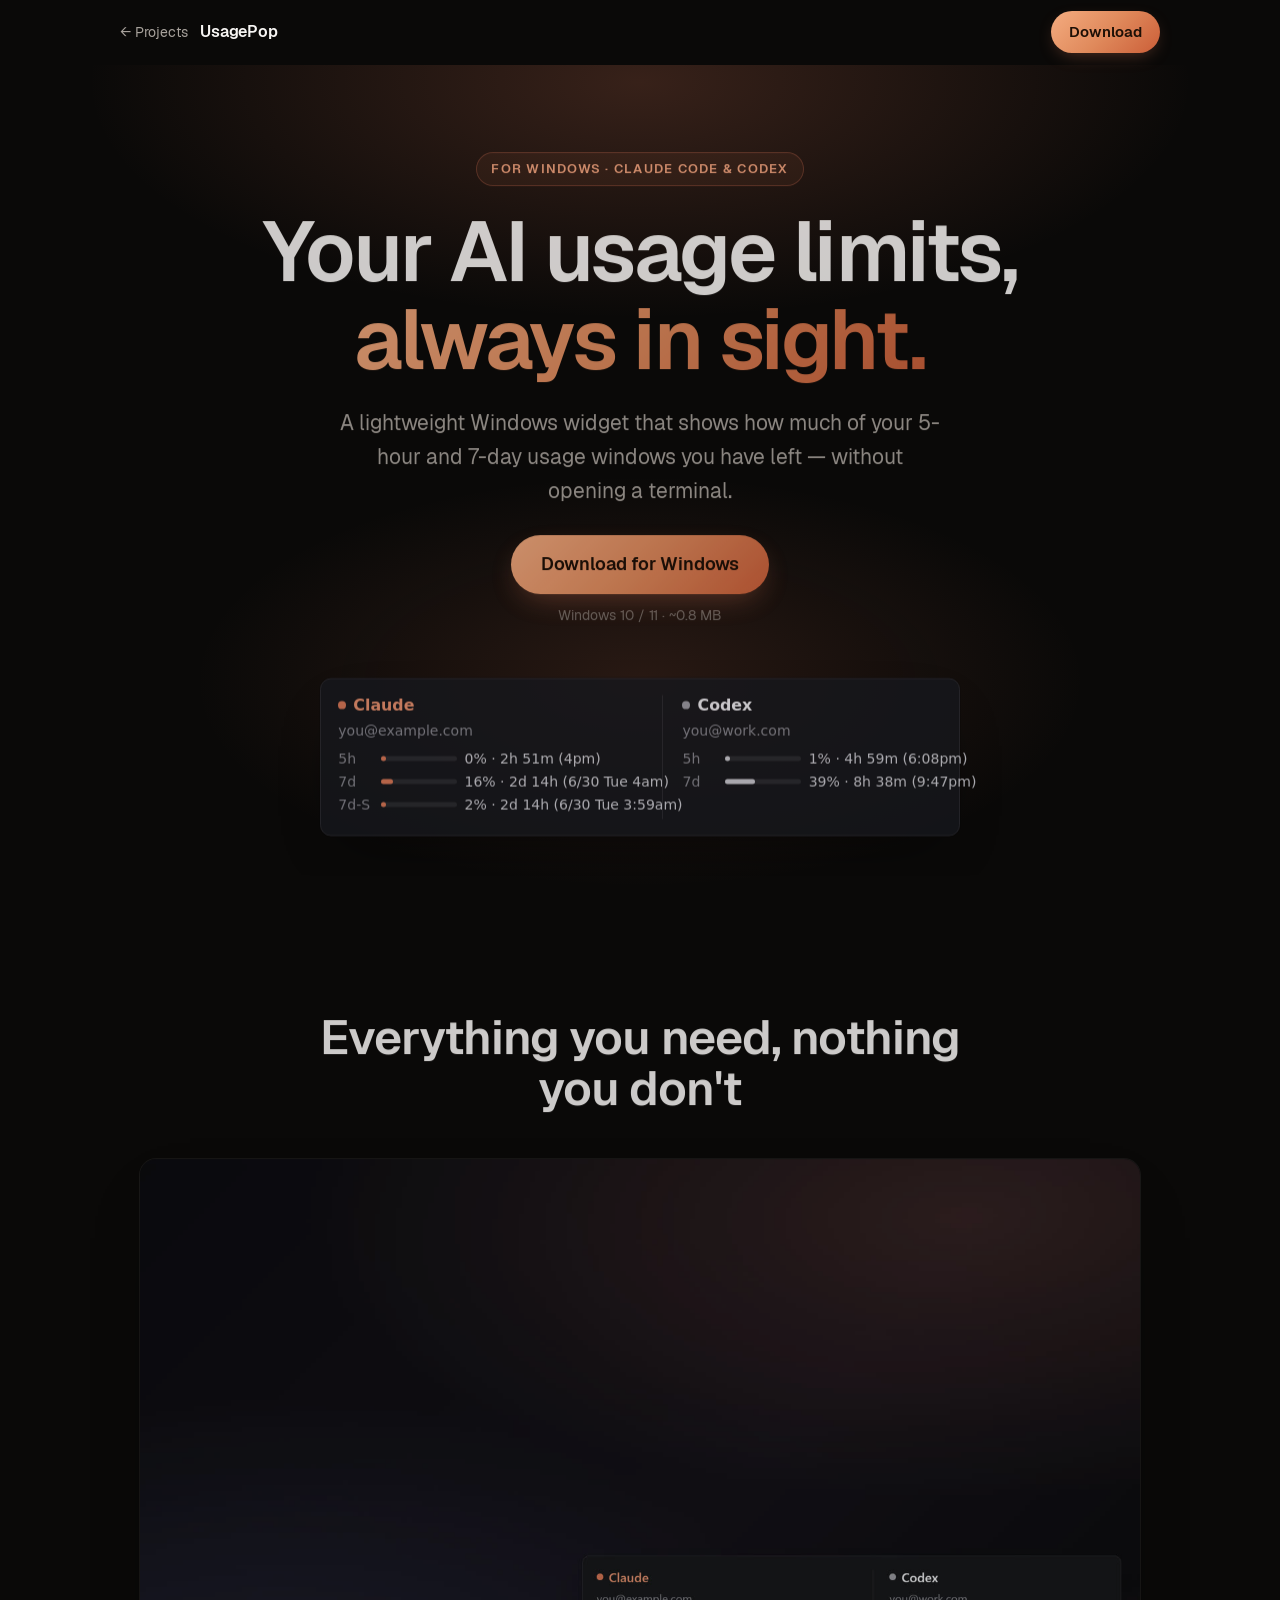
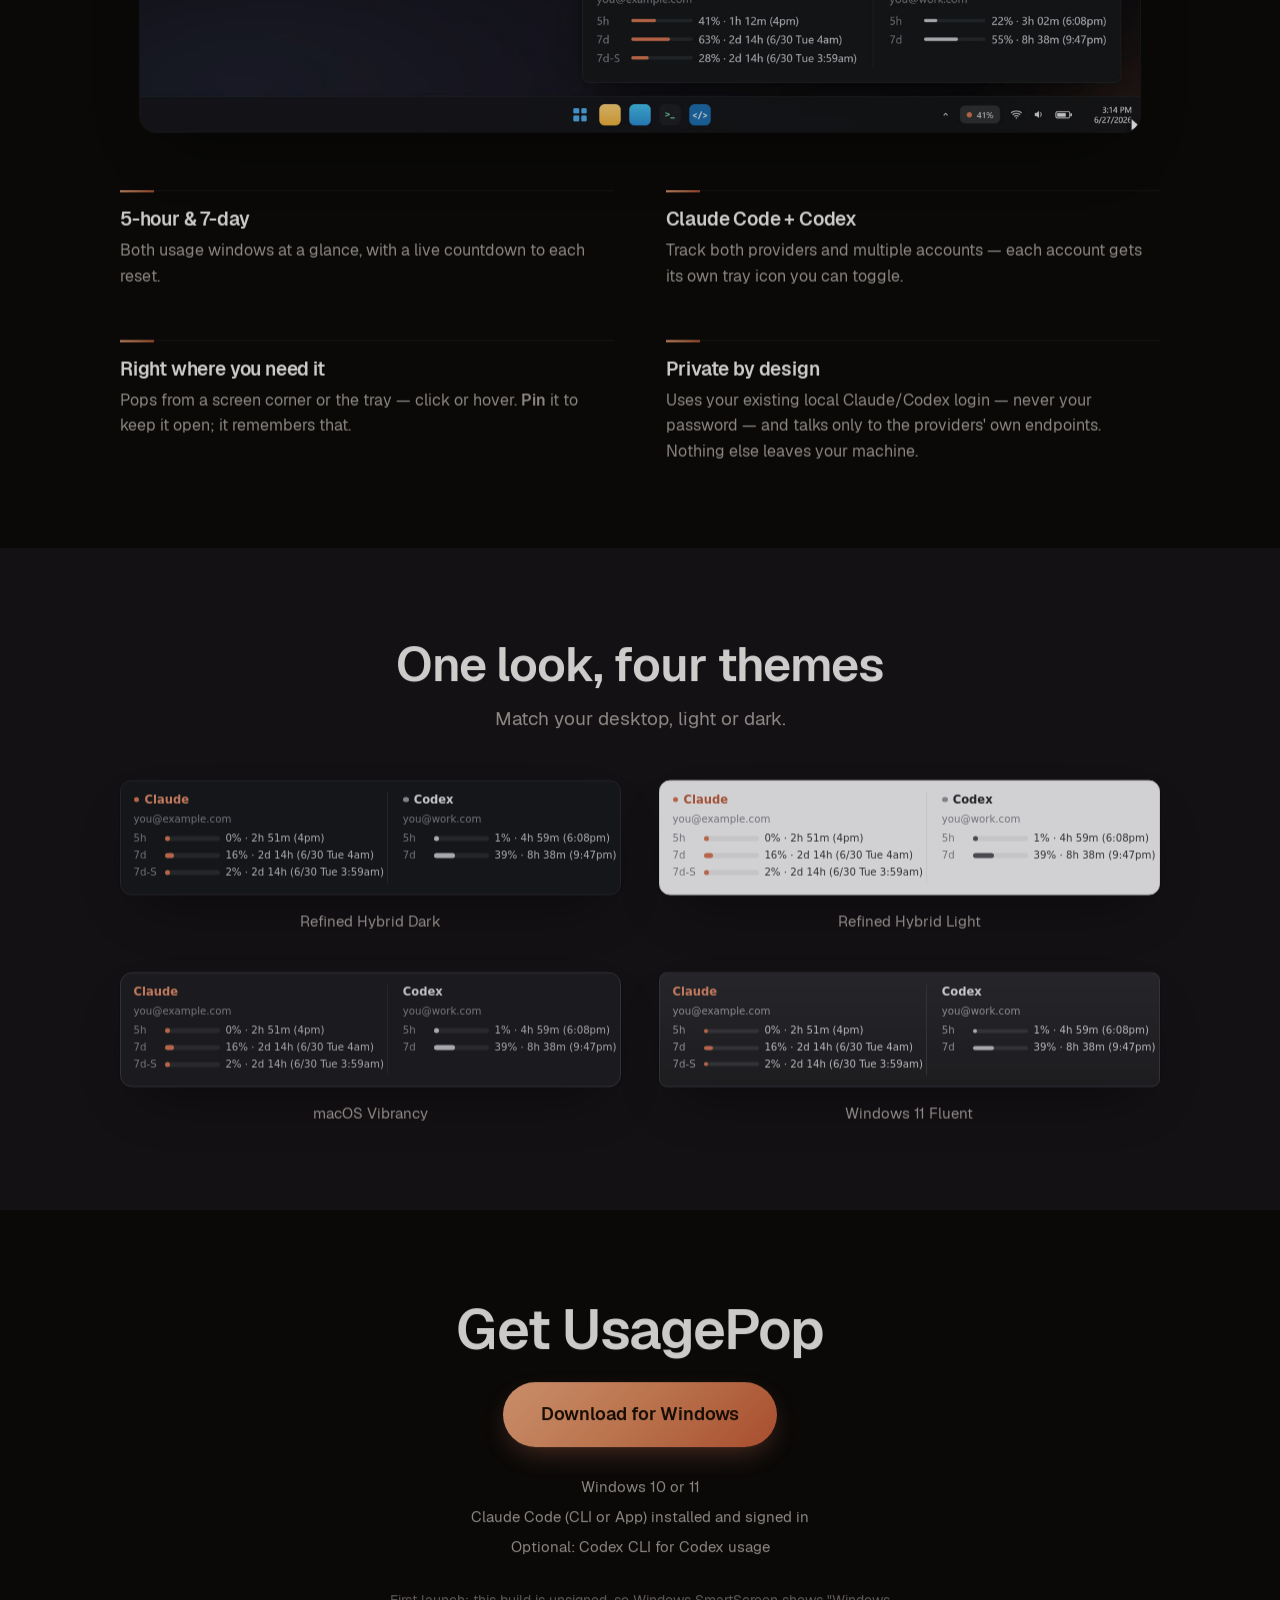
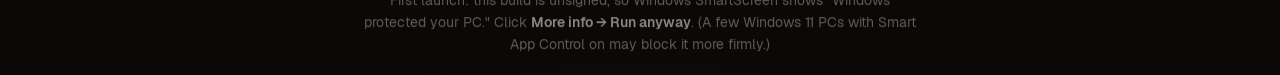
<file: ai-usage-monitor-pop/index.html>
<!doctype html><meta charset=utf-8><title>UsagePop</title><link rel=canonical href="https://kisookim.github.io/projects/usagepop/"><meta http-equiv=refresh content="0; url=../usagepop/"><a href="../usagepop/">UsagePop moved here</a>
</file>
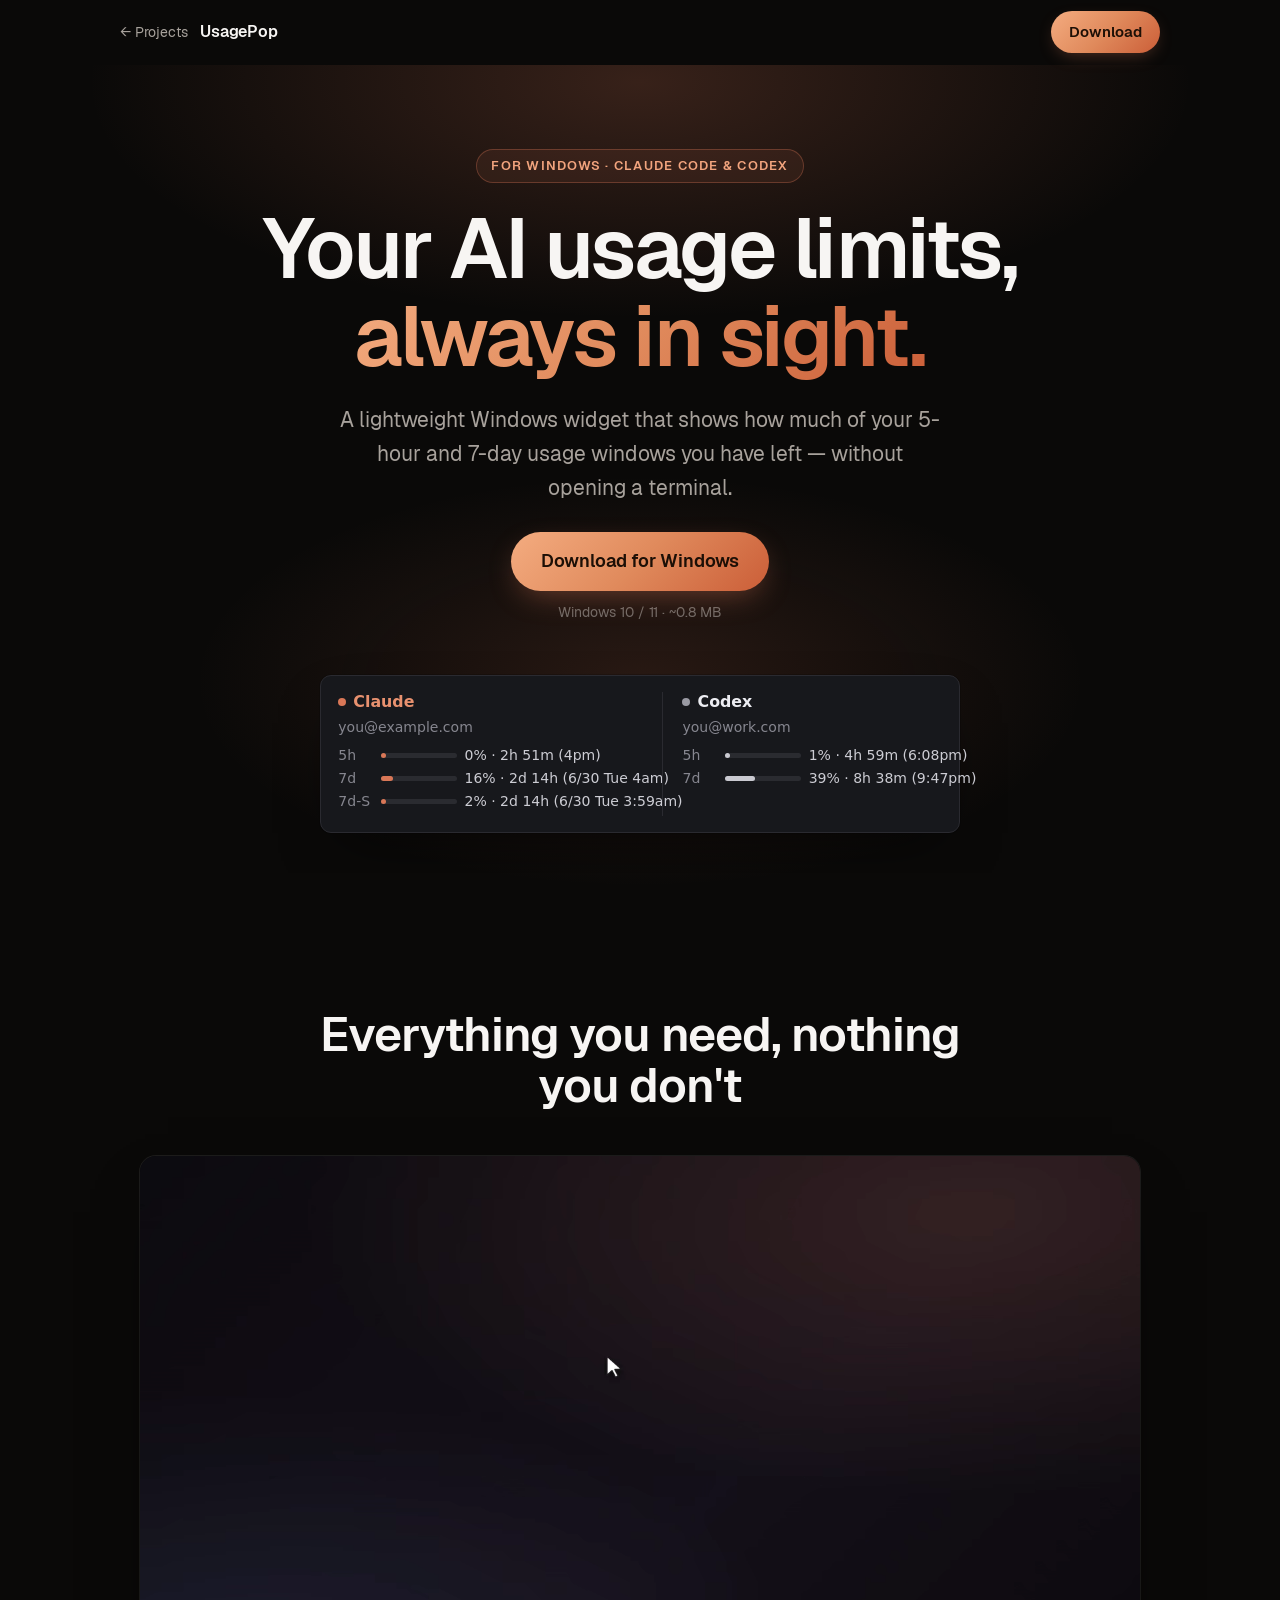
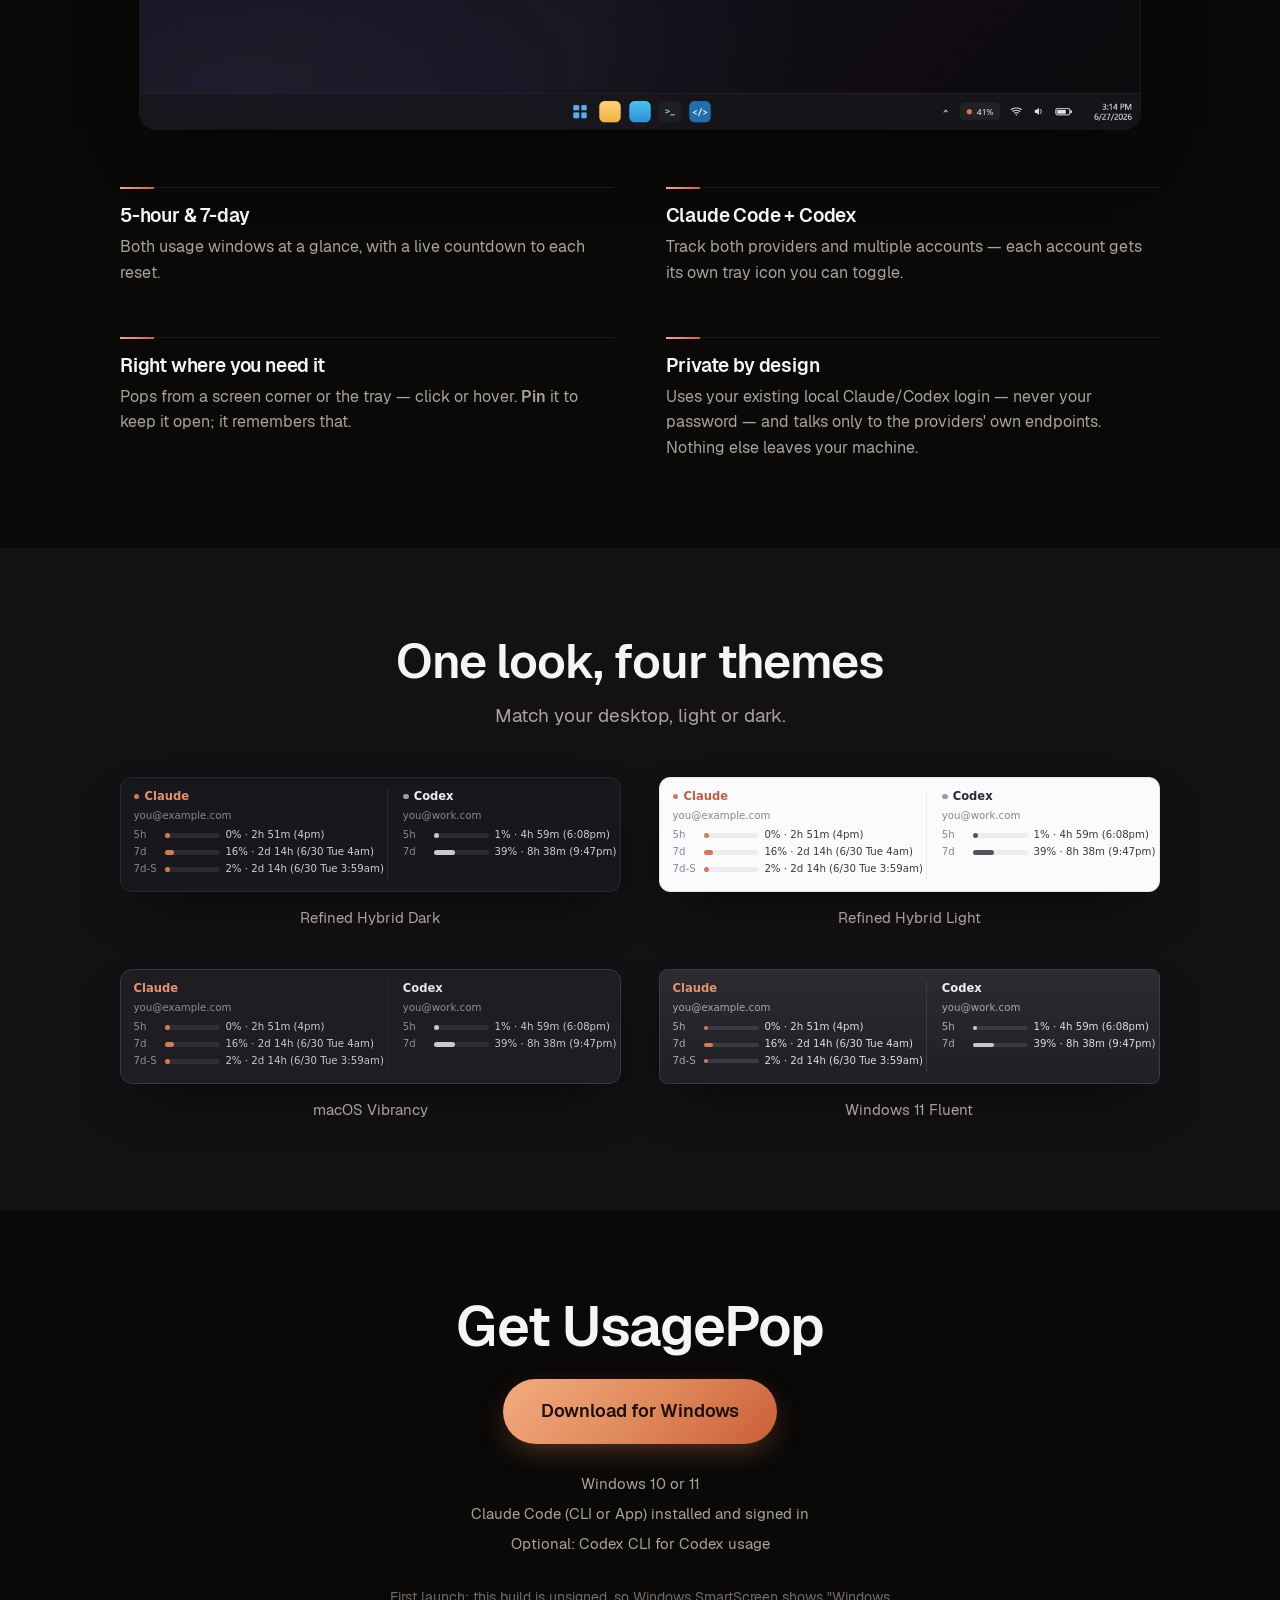
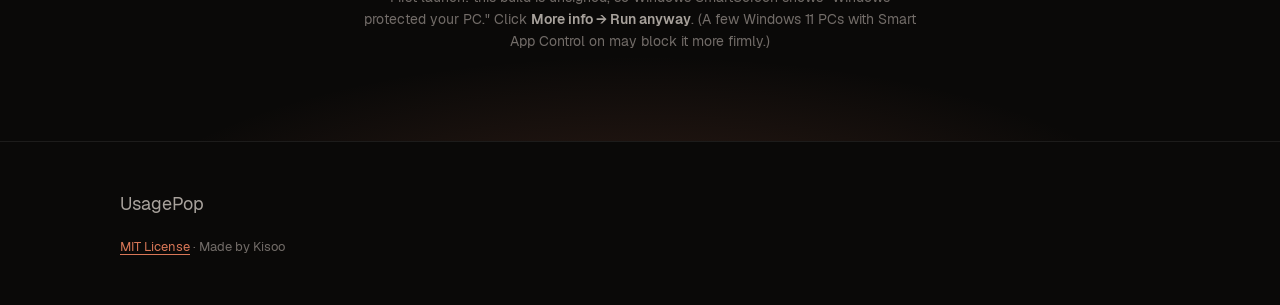
<file: usagepop/index.html>
<!doctype html>
<html lang="en">
<head>
  <meta charset="utf-8">
  <meta name="viewport" content="width=device-width,initial-scale=1">
  <title>UsagePop</title>
  <meta name="description" content="A lightweight Windows widget that shows your Claude Code (and Codex) 5-hour and 7-day usage at a glance.">
  <link rel="canonical" href="https://kisookim.github.io/projects/usagepop/">
  <meta property="og:title" content="UsagePop">
  <meta property="og:description" content="Your AI usage limits, always in sight.">
  <meta property="og:type" content="website">
  <meta property="og:url" content="https://kisookim.github.io/projects/usagepop/">
  <meta property="og:image" content="https://kisookim.github.io/projects/usagepop/assets/og-cover.png">
  <meta name="twitter:card" content="summary_large_image">
  <link rel="icon" href="assets/favicon.png">
  <link rel="stylesheet" href="styles.css">
</head>
<body>
  <header id="nav">
    <div class="container nav-row">
      <div class="nav-left">
        <a class="nav-back" href="../">← Projects</a>
        <span class="nav-title">UsagePop</span>
      </div>
      <a class="btn btn-sm" href="#download">Download</a>
    </div>
  </header>
  <main>
    <section id="hero">
      <div class="container hero-inner">
        <p class="eyebrow reveal">For Windows · Claude Code &amp; Codex</p>
        <h1 class="reveal">Your AI usage limits,<br><span class="grad">always in sight.</span></h1>
        <p class="hero-sub reveal">A lightweight Windows widget that shows how much of your
          5-hour and 7-day usage windows you have left — without opening a terminal.</p>
        <div class="hero-cta reveal">
          <a class="btn" href="#download">Download for Windows</a>
          <span class="hero-req">Windows 10 / 11 · ~0.8 MB</span>
        </div>
        <div class="hero-art reveal">
          <div class="ccm dark" role="img" aria-label="The panel showing Claude usage (5-hour, 7-day, and 7-day Sonnet) and Codex usage (5-hour, 7-day) as bars with reset countdowns">
            <div class="ccm-col">
              <div class="ccm-h ccm-c"><i class="ccm-dot"></i>Claude</div>
              <div class="ccm-em">you@example.com</div>
              <div class="ccm-r"><i>5h</i><span class="ccm-bar"><b style="width:1%"></b></span><em>0% · 2h 51m (4pm)</em></div>
              <div class="ccm-r"><i>7d</i><span class="ccm-bar"><b style="width:16%"></b></span><em>16% · 2d 14h (6/30 Tue 4am)</em></div>
              <div class="ccm-r"><i>7d-S</i><span class="ccm-bar"><b style="width:2%"></b></span><em>2% · 2d 14h (6/30 Tue 3:59am)</em></div>
            </div>
            <div class="ccm-col">
              <div class="ccm-h ccm-x"><i class="ccm-dot"></i>Codex</div>
              <div class="ccm-em">you@work.com</div>
              <div class="ccm-r"><i>5h</i><span class="ccm-bar"><b class="x" style="width:1%"></b></span><em>1% · 4h 59m (6:08pm)</em></div>
              <div class="ccm-r"><i>7d</i><span class="ccm-bar"><b class="x" style="width:39%"></b></span><em>39% · 8h 38m (9:47pm)</em></div>
            </div>
          </div>
        </div>
      </div>
    </section>

    <section class="feature-block">
      <div class="container">
        <div class="section-head reveal">
          <h2>Everything you need, nothing you don't</h2>
        </div>
        <figure class="demo reveal">
          <video class="demo-vid" autoplay loop muted playsinline preload="metadata"
                 poster="assets/demo-poster.jpg"
                 aria-label="On a Windows desktop, moving the mouse to the bottom-right corner pops the panel up from the system tray, showing live Claude and Codex usage for the 5-hour and 7-day windows.">
            <source src="assets/demo.webm" type="video/webm">
            <source src="assets/demo.mp4" type="video/mp4">
          </video>
        </figure>
        <ul class="highlights reveal">
          <li>
            <h3>5-hour &amp; 7-day</h3>
            <p>Both usage windows at a glance, with a live countdown to each reset.</p>
          </li>
          <li>
            <h3>Claude Code + Codex</h3>
            <p>Track both providers and multiple accounts — each account gets its own tray icon you can toggle.</p>
          </li>
          <li>
            <h3>Right where you need it</h3>
            <p>Pops from a screen corner or the tray — click or hover. <strong>Pin</strong> it to keep it open; it remembers that.</p>
          </li>
          <li>
            <h3>Private by design</h3>
            <p>Uses your existing local Claude/Codex login — never your password — and talks only to the providers' own endpoints. Nothing else leaves your machine.</p>
          </li>
        </ul>
      </div>
    </section>

    <section class="feature-block alt">
      <div class="container">
        <div class="section-head reveal">
          <h2>One look, four themes</h2>
          <p>Match your desktop, light or dark.</p>
        </div>
        <div class="theme-grid">
          <figure class="theme-card reveal" data-ccm="dark"><figcaption>Refined Hybrid Dark</figcaption></figure>
          <figure class="theme-card reveal" data-ccm="light"><figcaption>Refined Hybrid Light</figcaption></figure>
          <figure class="theme-card reveal" data-ccm="vibrancy"><figcaption>macOS Vibrancy</figcaption></figure>
          <figure class="theme-card reveal" data-ccm="fluent"><figcaption>Windows 11 Fluent</figcaption></figure>
        </div>
      </div>
    </section>

    <section id="download">
      <div class="container dl-inner reveal">
        <h2>Get UsagePop</h2>
        <a class="btn btn-lg" href="usagepop.exe">
          Download for Windows</a>
        <ul class="dl-req">
          <li>Windows 10 or 11</li>
          <li>Claude Code (CLI or App) installed and signed in</li>
          <li>Optional: Codex CLI for Codex usage</li>
        </ul>
        <p class="dl-note">First launch: this build is unsigned, so Windows SmartScreen shows
          "Windows protected your PC." Click <strong>More info → Run anyway</strong>.
          (A few Windows&nbsp;11 PCs with Smart App Control on may block it more firmly.)</p>
      </div>
    </section>
  </main>
  <footer id="footer">
    <div class="container footer-row">
      <span>UsagePop</span>
    </div>
    <div class="container footer-fine">
      <a class="link" href="LICENSE">MIT License</a> · Made by Kisoo
    </div>
  </footer>
  <script src="main.js"></script>
</body>
</html>
</file>
<file: usagepop/styles.css>
/* ---- tokens ---- */
:root{
  --bg:#0A0908; --bg-elev:#141115; --bg-elev-2:#1C1920;
  --text:#F7F5F3; --text-dim:#A8A29C; --text-faint:#726C68;
  --accent:#D97757; --accent-2:#C9C9D0;
  --accent-grad:linear-gradient(135deg,#F4AC80,#E08A5C 50%,#CB5E38);
  --border:rgba(255,255,255,.08); --radius:16px;
  --container:1120px;
  --pad-section:clamp(46px,7vw,88px);
  --font:'Geist',ui-sans-serif,system-ui,-apple-system,'Segoe UI',sans-serif;
}
/* ---- fonts ---- */
@font-face{font-family:'Geist';src:url('fonts/Geist-Regular.woff2') format('woff2');font-weight:400;font-display:swap}
@font-face{font-family:'Geist';src:url('fonts/Geist-Medium.woff2') format('woff2');font-weight:500;font-display:swap}
@font-face{font-family:'Geist';src:url('fonts/Geist-SemiBold.woff2') format('woff2');font-weight:600;font-display:swap}
/* ---- base ---- */
*,*::before,*::after{box-sizing:border-box}
html{scroll-behavior:smooth}
body{margin:0;background:var(--bg);color:var(--text);font-family:var(--font);
  font-size:18px;line-height:1.6;-webkit-font-smoothing:antialiased;text-rendering:optimizeLegibility;
  overflow-x:clip}
img{max-width:100%;height:auto;display:block}
a{color:inherit;text-decoration:none}
h1,h2,h3{line-height:1.05;letter-spacing:-.02em;font-weight:600;margin:0}
:focus-visible{outline:2px solid var(--accent);outline-offset:3px;border-radius:4px}
.container{max-width:var(--container);margin-inline:auto;padding-inline:clamp(20px,5vw,40px)}
/* ---- reveal: self-completing fade-in; never leaves content hidden ---- */
@keyframes reveal-in{from{opacity:0;transform:translateY(18px)}to{opacity:1;transform:none}}
.reveal{animation:reveal-in .6s cubic-bezier(.2,.7,.2,1) both}
@media (prefers-reduced-motion:reduce){
  html{scroll-behavior:auto}
  .reveal{animation:none}
}

/* ---- nav ---- */
#nav{position:sticky;top:0;z-index:50;transition:background .3s,border-color .3s,backdrop-filter .3s;
  border-bottom:1px solid transparent}
#nav.frost{background:rgba(10,10,11,.72);backdrop-filter:saturate(160%) blur(18px);border-bottom-color:var(--border)}
.nav-row{display:flex;align-items:center;justify-content:space-between;height:64px}
.nav-left{display:flex;align-items:center;gap:12px;min-width:0}
.nav-back{color:var(--text-dim);font-size:14px;white-space:nowrap;transition:color .15s}
.nav-back:hover{color:var(--text)}
.nav-title{font-weight:600;font-size:16px;letter-spacing:-.01em;white-space:nowrap;overflow:hidden;text-overflow:ellipsis}
.btn{display:inline-flex;align-items:center;gap:.5em;background:var(--accent-grad);color:#1c0f06;
  font-weight:600;padding:15px 30px;border-radius:999px;
  box-shadow:0 10px 30px -8px rgba(217,119,87,.45);
  transition:transform .15s,filter .15s,box-shadow .15s;will-change:transform}
.btn:hover{filter:brightness(1.05);transform:translateY(-2px);box-shadow:0 16px 42px -10px rgba(217,119,87,.6)}
.btn-sm{padding:9px 18px;font-size:15px;box-shadow:0 6px 18px -6px rgba(217,119,87,.4)}

/* ---- hero ---- */
#hero{padding-top:clamp(40px,7vw,84px);padding-bottom:var(--pad-section);text-align:center;
  background:
    radial-gradient(58% 40% at 50% 72%, rgba(217,119,87,.15), transparent 60%),
    radial-gradient(72% 46% at 50% 2%, rgba(217,119,87,.22), transparent 60%)}
.hero-inner{display:flex;flex-direction:column;align-items:center;gap:22px}
.eyebrow{display:inline-block;color:#F2A47E;font-weight:600;font-size:12.5px;letter-spacing:.1em;
  text-transform:uppercase;margin:0;padding:6px 14px;border-radius:999px;
  border:1px solid rgba(217,119,87,.32);background:rgba(217,119,87,.09)}
#hero h1{font-size:clamp(42px,7.6vw,84px);font-weight:600;letter-spacing:-.03em}
.grad{background:var(--accent-grad);-webkit-background-clip:text;background-clip:text;color:transparent}
.hero-sub{max-width:600px;color:var(--text-dim);font-size:clamp(17px,2.2vw,21px);margin:0}
.hero-cta{display:flex;flex-direction:column;align-items:center;gap:10px;margin-top:6px}
.hero-req{color:var(--text-faint);font-size:14px}
.hero-art{margin-top:30px;width:100%}

/* ---- feature rows ---- */
.feature-block{padding-block:var(--pad-section)}
.feature{display:grid;grid-template-columns:1fr 1fr;gap:clamp(32px,6vw,88px);align-items:center}
.feature.reverse .feature-copy{order:2}
.feature-copy h2{font-size:clamp(30px,4.5vw,48px);margin-bottom:18px}
.feature-copy p{color:var(--text-dim);font-size:clamp(16px,2vw,19px);margin:0}
.feature-copy strong{color:var(--text);font-weight:600}
.feature-art img{width:100%;border-radius:var(--radius);box-shadow:0 24px 60px -24px rgba(0,0,0,.7),0 0 0 1px var(--border)}
@media (max-width:760px){
  .feature{grid-template-columns:1fr}
  .feature.reverse .feature-copy{order:0}
}

/* ---- theme showcase ---- */
.feature-block.alt{background:var(--bg-elev)}
.section-head{text-align:center;max-width:680px;margin:0 auto clamp(26px,4vw,46px)}
.section-head h2{font-size:clamp(30px,4.5vw,48px);margin-bottom:14px}
.section-head p{color:var(--text-dim);font-size:clamp(16px,2vw,19px);margin:0}
.theme-grid{display:grid;grid-template-columns:repeat(2,1fr);gap:clamp(20px,3vw,40px)}
.theme-card{margin:0;text-align:center}
.theme-card img{width:100%;border-radius:14px;box-shadow:0 16px 40px -20px rgba(0,0,0,.7),0 0 0 1px var(--border)}
.theme-card figcaption{margin-top:14px;text-align:center;color:var(--text-dim);font-size:15px}
@media (max-width:560px){.theme-grid{grid-template-columns:1fr}}

/* ---- demo video (Windows-desktop scene) ---- */
.demo{margin:0 auto clamp(34px,5vw,58px);max-width:1000px;width:100%}
.demo-vid{width:100%;display:block;border-radius:var(--radius);background:#0b0a0d;
  box-shadow:0 28px 64px -28px rgba(0,0,0,.75),0 0 0 1px var(--border)}

/* ---- highlights ---- */
.highlights{list-style:none;padding:0;margin:0;
  display:grid;grid-template-columns:repeat(2,1fr);gap:clamp(28px,4vw,52px)}
@media (max-width:560px){.highlights{grid-template-columns:1fr}}
.highlights li{padding-top:18px;border-top:1px solid var(--border);position:relative}
.highlights li::before{content:"";position:absolute;top:-1px;left:0;width:34px;height:2px;background:var(--accent-grad)}
.highlights h3{font-size:19px;font-weight:600;letter-spacing:-.01em;margin:0 0 8px}
.highlights p{color:var(--text-dim);font-size:16px;line-height:1.6;margin:0}

/* ---- recreated app panel (faithful HTML/CSS, not a screenshot) ---- */
.ccm{display:flex;width:100%;max-width:640px;margin-inline:auto;text-align:left;
  font-family:'Segoe UI',system-ui,-apple-system,'Geist',sans-serif;
  font-size:16.5px;line-height:1.25;background:var(--p-bg);border:1px solid var(--p-border);
  border-radius:var(--p-radius);padding:.95em 1.05em;color:var(--p-val);
  box-shadow:0 24px 60px -24px rgba(0,0,0,.7),0 0 0 1px rgba(0,0,0,.18);
  /* behave like an image: no text selection / drag, no text caret cursor */
  user-select:none;-webkit-user-select:none;cursor:default;-webkit-user-drag:none}
.ccm *{cursor:default}
.ccm-col{min-width:0}
.ccm-col + .ccm-col{border-left:1px solid var(--p-div);margin-left:1.2em;padding-left:1.2em}
.ccm-h{display:flex;align-items:center;gap:.45em;font-weight:600;font-size:.96em;margin-bottom:.5em;white-space:nowrap}
.ccm-c{color:var(--p-ctitle)} .ccm-x{color:var(--p-xtitle)}
.ccm-dot{width:.5em;height:.5em;border-radius:50%;flex:none}
.ccm-c .ccm-dot{background:var(--claude)} .ccm-x .ccm-dot{background:var(--p-xdot)}
.ccm.vibrancy .ccm-dot,.ccm.fluent .ccm-dot{display:none}
.ccm-em{color:var(--p-acct);font-size:.85em;margin-bottom:.7em;white-space:nowrap}
.ccm-r{display:flex;align-items:center;gap:.55em;margin:.4em 0;font-size:.85em;white-space:nowrap}
.ccm-r > i{color:var(--p-label);font-style:normal;width:2.5em;flex:none}
.ccm-bar{position:relative;width:5.4em;height:var(--p-barh);flex:none;background:var(--p-track);border-radius:999px}
.ccm-bar > b{position:absolute;left:0;top:0;height:100%;min-width:var(--p-barh);background:var(--claude);border-radius:999px}
.ccm-bar > b.x{background:var(--p-codex)}
.ccm-r > em{color:var(--p-val);font-style:normal}
.ccm.dark{--p-bg:#17181C;--p-border:#2A2A30;--p-radius:11px;--p-ctitle:#E8916F;--p-xtitle:#EDEDF2;--p-xdot:#9A9AA3;--p-acct:#86868F;--p-label:#86868F;--p-val:#CDCDD4;--p-track:#2A2B30;--p-div:#2A2A30;--p-barh:5px;--p-codex:#C9C9D0;--claude:#D97757}
.ccm.light{--p-bg:#FBFBFD;--p-border:#E6E6EA;--p-radius:11px;--p-ctitle:#C25E3F;--p-xtitle:#2A2A30;--p-xdot:#9A9AA3;--p-acct:#86868F;--p-label:#86868F;--p-val:#3A3A40;--p-track:#ECECEF;--p-div:#ECECEF;--p-barh:5px;--p-codex:#55555E;--claude:#D97757}
.ccm.vibrancy{--p-bg:#1E1E22;--p-border:#3A3A42;--p-radius:12px;--p-ctitle:#E8916F;--p-xtitle:#E6E6EA;--p-xdot:#9A9AA3;--p-acct:#8E8E93;--p-label:#8E8E93;--p-val:#C7C7CC;--p-track:#2E2E34;--p-div:#2A2A30;--p-barh:5px;--p-codex:#C9C9D0;--claude:#D97757}
.ccm.fluent{--p-bg:linear-gradient(#2B2B30,#202024);--p-border:#3A3A40;--p-radius:8px;--p-ctitle:#E8916F;--p-xtitle:#F0F0F4;--p-xdot:#9A9AA3;--p-acct:#A6A6AD;--p-label:#A6A6AD;--p-val:#DCDCE0;--p-track:#3A3A40;--p-div:#3A3A40;--p-barh:4px;--p-codex:#C9C9D0;--claude:#D97757}
/* each panel scales to its own container (hero is wide -> caps at 16.5px;
   theme-grid cells are narrower -> the panel shrinks to fit, never clips) */
.hero-art,.theme-card{container-type:inline-size;width:100%;min-width:0;overflow:clip;
  /* clip stops the panel's intrinsic min-width from widening the page; the
     vertical padding keeps the panel's drop shadow from being clipped */
  overflow-clip-margin:40px}
/* each panel responds to ITS OWN container width (hero is wide, theme cells narrow);
   scale the side-by-side panel down, then stack the two columns on narrow widths so
   the nowrap rows stay readable and never clip */
@container (max-width:900px){.ccm{font-size:15px}}
@container (max-width:680px){.ccm{font-size:12px}}
@container (max-width:490px){
  .ccm{flex-direction:column;font-size:12.5px}
  .ccm-col + .ccm-col{border-left:0;border-top:1px solid var(--p-div);margin:.85em 0 0;padding:.85em 0 0}
}
@container (max-width:315px){.ccm{font-size:11px}}

/* ---- link ---- */
.link{color:var(--accent);text-decoration:underline;text-underline-offset:3px;text-decoration-thickness:1px}
.link:hover{filter:brightness(1.1)}

/* ---- download ---- */
#download{padding-block:var(--pad-section);text-align:center;
  background:radial-gradient(68% 58% at 50% 120%, rgba(217,119,87,.20), transparent 62%)}
.dl-inner{display:flex;flex-direction:column;align-items:center;gap:22px}
#download h2{font-size:clamp(32px,5vw,56px)}
.btn-lg{padding:18px 38px;font-size:18px}
.dl-req{list-style:none;padding:0;margin:6px 0 0;color:var(--text-dim);display:flex;
  flex-direction:column;gap:6px;font-size:15px}
.dl-note{max-width:560px;color:var(--text-faint);font-size:14px;line-height:1.6;margin:8px 0 0}
.dl-note strong{color:var(--text-dim)}

/* ---- footer ---- */
#footer{border-top:1px solid var(--border);padding-block:48px;color:var(--text-dim)}
.footer-row{display:flex;justify-content:space-between;align-items:center;gap:16px;flex-wrap:wrap}
.footer-links{display:flex;gap:24px}
.footer-fine{margin-top:18px;color:var(--text-faint);font-size:13px}
</file>
